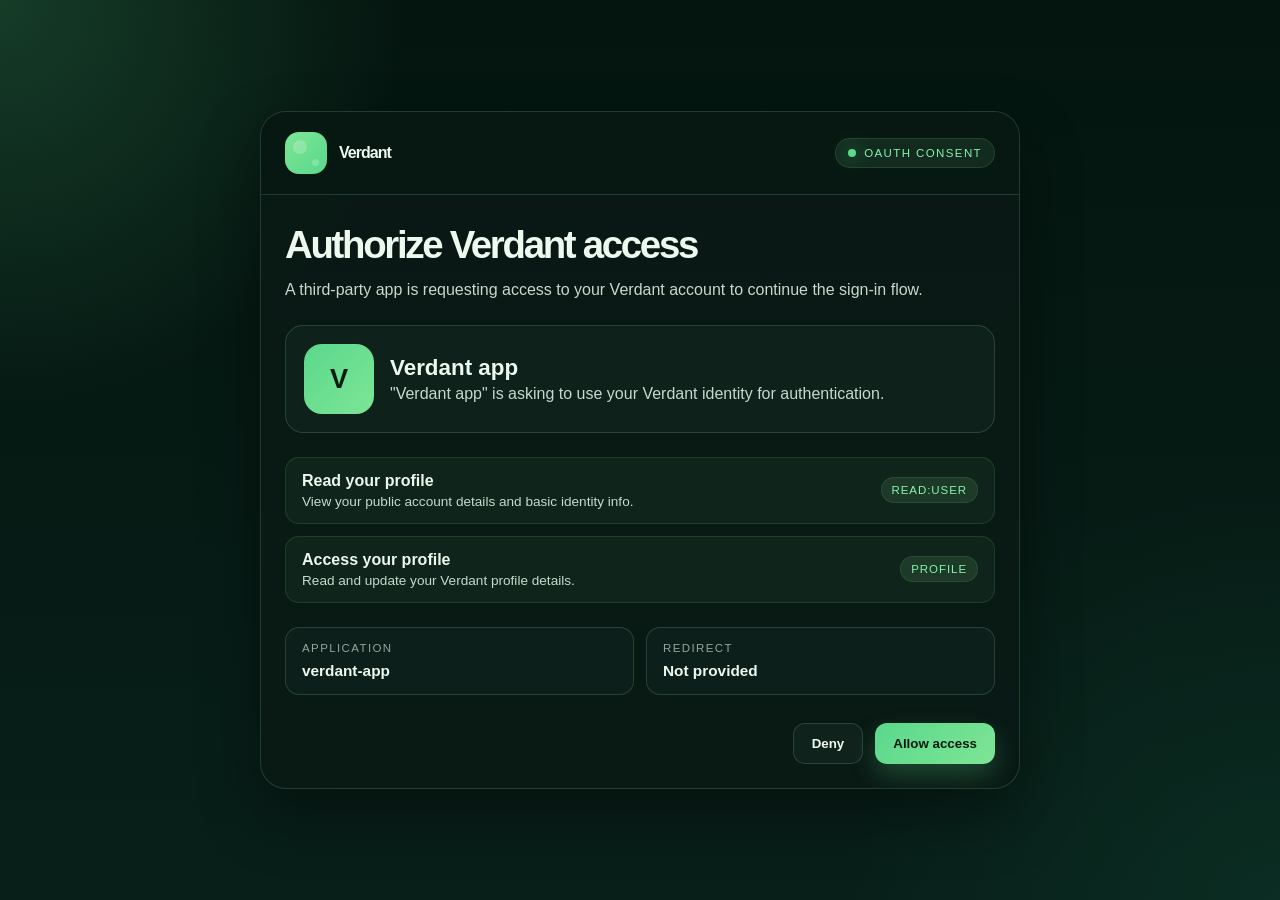
<file: oauth/cnsent/index.html>
<!DOCTYPE html>
<html lang="en">
  <head>
    <meta charset="UTF-8" />
    <meta name="viewport" content="width=device-width, initial-scale=1.0" />
    <title>Verdant Social OAuth Consent</title>
    <style>
      :root {
        --bg: #04150f;
        --bg-2: #081f19;
        --panel: rgba(12, 27, 22, 0.9);
        --panel-border: rgba(142, 205, 163, 0.2);
        --text: #edf8ee;
        --text-soft: #c7d9cc;
        --muted: #8ea99a;
        --brand: #5ad88c;
        --brand-strong: #88f1b0;
        --green: #7ee595;
        --danger: #ff7b7b;
      }

      * { box-sizing: border-box; }

      body {
        margin: 0;
        min-height: 100vh;
        display: grid;
        place-items: center;
        font-family: Inter, "Segoe UI", sans-serif;
        color: var(--text);
        background:
          radial-gradient(circle at top left, rgba(93, 216, 140, 0.2), transparent 26%),
          radial-gradient(circle at bottom right, rgba(21, 99, 70, 0.2), transparent 28%),
          linear-gradient(180deg, var(--bg) 0%, var(--bg-2) 100%);
      }

      .consent-shell {
        width: min(760px, calc(100vw - 32px));
        background: rgba(10, 25, 21, 0.92);
        border: 1px solid var(--panel-border);
        border-radius: 26px;
        box-shadow: 0 26px 60px rgba(0,0,0,.38);
        overflow: hidden;
      }

      .topbar {
        display: flex;
        justify-content: space-between;
        align-items: center;
        gap: 16px;
        padding: 20px 24px;
        border-bottom: 1px solid var(--panel-border);
        background: rgba(7, 24, 18, 0.8);
      }

      .brand {
        display: flex;
        align-items: center;
        gap: 12px;
        font-weight: 800;
        letter-spacing: -0.06em;
      }

      .brand-mark {
        width: 42px;
        height: 42px;
        border-radius: 14px;
        background: linear-gradient(135deg, var(--green), var(--brand));
        position: relative;
      }

      .brand-mark::before,
      .brand-mark::after {
        content: "";
        position: absolute;
        border-radius: 50%;
        background: rgba(255,255,255,0.2);
      }

      .brand-mark::before {
        width: 14px;
        height: 14px;
        left: 8px;
        top: 8px;
      }

      .brand-mark::after {
        width: 7px;
        height: 7px;
        right: 8px;
        bottom: 8px;
      }

      .status-pill {
        display: inline-flex;
        align-items: center;
        gap: 8px;
        border-radius: 999px;
        padding: 8px 12px;
        font-size: 0.72rem;
        letter-spacing: 0.12em;
        text-transform: uppercase;
        background: rgba(122, 216, 138, 0.1);
        border: 1px solid rgba(122, 216, 138, 0.15);
        color: var(--brand-strong);
      }

      .status-dot {
        width: 8px;
        height: 8px;
        border-radius: 50%;
        background: var(--brand);
        box-shadow: 0 0 18px rgba(90,216,140,0.8);
      }

      .content {
        padding: 28px 24px 24px;
      }

      h1 {
        margin: 0 0 10px;
        font-size: clamp(2rem, 3vw, 2.8rem);
        letter-spacing: -0.06em;
      }

      .subtitle {
        margin: 0 0 22px;
        color: var(--text-soft);
        line-height: 1.6;
      }

      .app-card {
        display: grid;
        grid-template-columns: 70px minmax(0,1fr);
        gap: 16px;
        align-items: center;
        padding: 18px;
        border-radius: 18px;
        background: rgba(17, 35, 29, 0.8);
        border: 1px solid var(--panel-border);
      }

      .app-avatar {
        width: 70px;
        height: 70px;
        border-radius: 18px;
        display: grid;
        place-items: center;
        background: linear-gradient(135deg, var(--brand), var(--green));
        color: #071b12;
        font-weight: 900;
        font-size: 1.7rem;
      }

      .app-meta h2 {
        margin: 0 0 4px;
        font-size: 1.4rem;
      }

      .app-meta p {
        margin: 0;
        color: var(--text-soft);
      }

      .scopes {
        margin-top: 24px;
        display: grid;
        gap: 12px;
      }

      .scope-item {
        display: flex;
        justify-content: space-between;
        gap: 14px;
        align-items: center;
        padding: 14px 16px;
        border-radius: 14px;
        background: rgba(122, 216, 138, 0.06);
        border: 1px solid rgba(122, 216, 138, 0.14);
      }

      .scope-name {
        display: grid;
        gap: 4px;
      }

      .scope-name strong {
        font-size: 1rem;
      }

      .scope-name span {
        color: var(--text-soft);
        font-size: 0.85rem;
      }

      .scope-tag {
        padding: 6px 10px;
        border-radius: 999px;
        font-size: 0.72rem;
        letter-spacing: 0.08em;
        text-transform: uppercase;
        background: rgba(122, 216, 138, 0.12);
        color: var(--brand-strong);
        border: 1px solid rgba(122, 216, 138, 0.12);
      }

      .meta-grid {
        margin-top: 24px;
        display: grid;
        grid-template-columns: repeat(2, minmax(0, 1fr));
        gap: 12px;
      }

      .meta-box {
        padding: 14px 16px;
        background: rgba(17, 35, 29, 0.7);
        border: 1px solid var(--panel-border);
        border-radius: 14px;
      }

      .meta-box label {
        display: block;
        margin-bottom: 8px;
        font-size: 0.72rem;
        letter-spacing: 0.12em;
        text-transform: uppercase;
        color: var(--muted);
      }

      .meta-box strong {
        word-break: break-word;
        font-size: 0.96rem;
      }

      .cta-row {
        margin-top: 28px;
        display: flex;
        justify-content: flex-end;
        gap: 12px;
        flex-wrap: wrap;
      }

      .btn {
        border: none;
        border-radius: 12px;
        padding: 12px 18px;
        font-weight: 800;
        cursor: pointer;
        transition: transform 0.15s ease, opacity 0.15s ease;
      }

      .btn:hover { transform: translateY(-1px); }
      .btn:active { transform: translateY(0); }

      .btn.secondary {
        background: rgba(18, 36, 29, 0.9);
        color: var(--text);
        border: 1px solid var(--panel-border);
      }

      .btn.primary {
        background: linear-gradient(135deg, var(--brand), var(--green));
        color: #041a11;
        box-shadow: 0 12px 26px rgba(92, 216, 140, 0.24);
      }

      .btn.danger {
        background: rgba(255, 123, 123, 0.08);
        border: 1px solid rgba(255, 123, 123, 0.16);
        color: var(--danger);
      }

      @media (max-width: 640px) {
        .meta-grid {
          grid-template-columns: 1fr;
        }

        .topbar {
          flex-direction: column;
          align-items: flex-start;
        }

        .cta-row {
          justify-content: stretch;
        }

        .cta-row .btn {
          flex: 1 1 100%;
        }
      }
    </style>
  </head>
  <body>
    <main class="consent-shell">
      <div class="topbar">
        <div class="brand">
          <div class="brand-mark" aria-hidden="true"></div>
          <span>Verdant</span>
        </div>
        <div class="status-pill">
          <span class="status-dot"></span>
          OAuth consent
        </div>
      </div>

      <div class="content">
        <h1>Authorize Verdant access</h1>
        <p class="subtitle" id="subtitle">
          A third-party app is requesting access to your Verdant account to continue the sign-in flow.
        </p>

        <div class="app-card">
          <div class="app-avatar" id="appAvatar">V</div>
          <div class="app-meta">
            <h2 id="clientName">Verdant app</h2>
            <p id="clientSummary">This app wants to access your account on your behalf.</p>
          </div>
        </div>

        <div class="scopes" id="scopes"></div>

        <div class="meta-grid">
          <div class="meta-box">
            <label>Application</label>
            <strong id="appId">verdant</strong>
          </div>
          <div class="meta-box">
            <label>Redirect</label>
            <strong id="redirectUri">Not provided</strong>
          </div>
        </div>

        <div class="cta-row">
          <button class="btn secondary" type="button" id="denyBtn">Deny</button>
          <button class="btn primary" type="button" id="allowBtn">Allow access</button>
        </div>
      </div>
    </main>

    <script>
      const params = new URLSearchParams(window.location.search);
      const clientId = params.get('client_id') || 'verdant-app';
      const redirectUri = params.get('redirect_uri') || '';
      const state = params.get('state') || '';
      const scope = params.get('scope') || 'read:user profile';
      const displayName = params.get('app_name') || 'Verdant app';

      const scopeMap = {
        'read:user': ['Read your profile', 'View your public account details and basic identity info.'],
        'profile': ['Access your profile', 'Read and update your Verdant profile details.'],
        'write:profile': ['Edit your profile', 'Update your account display name, bio, and links.'],
        'openid': ['OpenID login', 'Verify your identity for sign-in or session creation.'],
        'email': ['Email access', 'Read the email attached to your account.'],
      };

      const requestedScopes = (scope || '')
        .split(/[\s,]+/)
        .map((value) => value.trim())
        .filter(Boolean);

      const scopesContainer = document.getElementById('scopes');
      const scopeItems = requestedScopes.length ? requestedScopes : ['read:user', 'profile'];

      scopeItems.forEach((item) => {
        const entry = scopeMap[item] || ['Access requested', 'This app is asking to use this capability during the sign-in flow.'];
        const row = document.createElement('div');
        row.className = 'scope-item';
        row.innerHTML = `
          <div class="scope-name">
            <strong>${entry[0]}</strong>
            <span>${entry[1]}</span>
          </div>
          <span class="scope-tag">${item}</span>
        `;
        scopesContainer.appendChild(row);
      });

      document.getElementById('clientName').textContent = displayName;
      document.getElementById('clientSummary').textContent = `"${displayName}" is asking to use your Verdant identity for authentication.`;
      document.getElementById('appId').textContent = clientId;
      document.getElementById('redirectUri').textContent = redirectUri || 'Not provided';
      document.getElementById('appAvatar').textContent = displayName.charAt(0).toUpperCase() || 'V';

      const buildRedirectUrl = (error = '') => {
        if (!redirectUri) {
          return null;
        }

        const url = new URL(redirectUri);
        if (error) {
          url.searchParams.set('error', error);
        } else {
          url.searchParams.set('code', `verdant_${Date.now()}`);
        }

        if (state) {
          url.searchParams.set('state', state);
        }

        return url.toString();
      };

      document.getElementById('allowBtn').addEventListener('click', () => {
        const nextUrl = buildRedirectUrl();
        if (nextUrl) {
          window.location.href = nextUrl;
          return;
        }
        window.alert('No redirect_uri was provided for this OAuth request.');
      });

      document.getElementById('denyBtn').addEventListener('click', () => {
        const nextUrl = buildRedirectUrl('access_denied');
        if (nextUrl) {
          window.location.href = nextUrl;
          return;
        }
        window.location.href = '/';
      });
    </script>
  </body>
</html>
</file>
